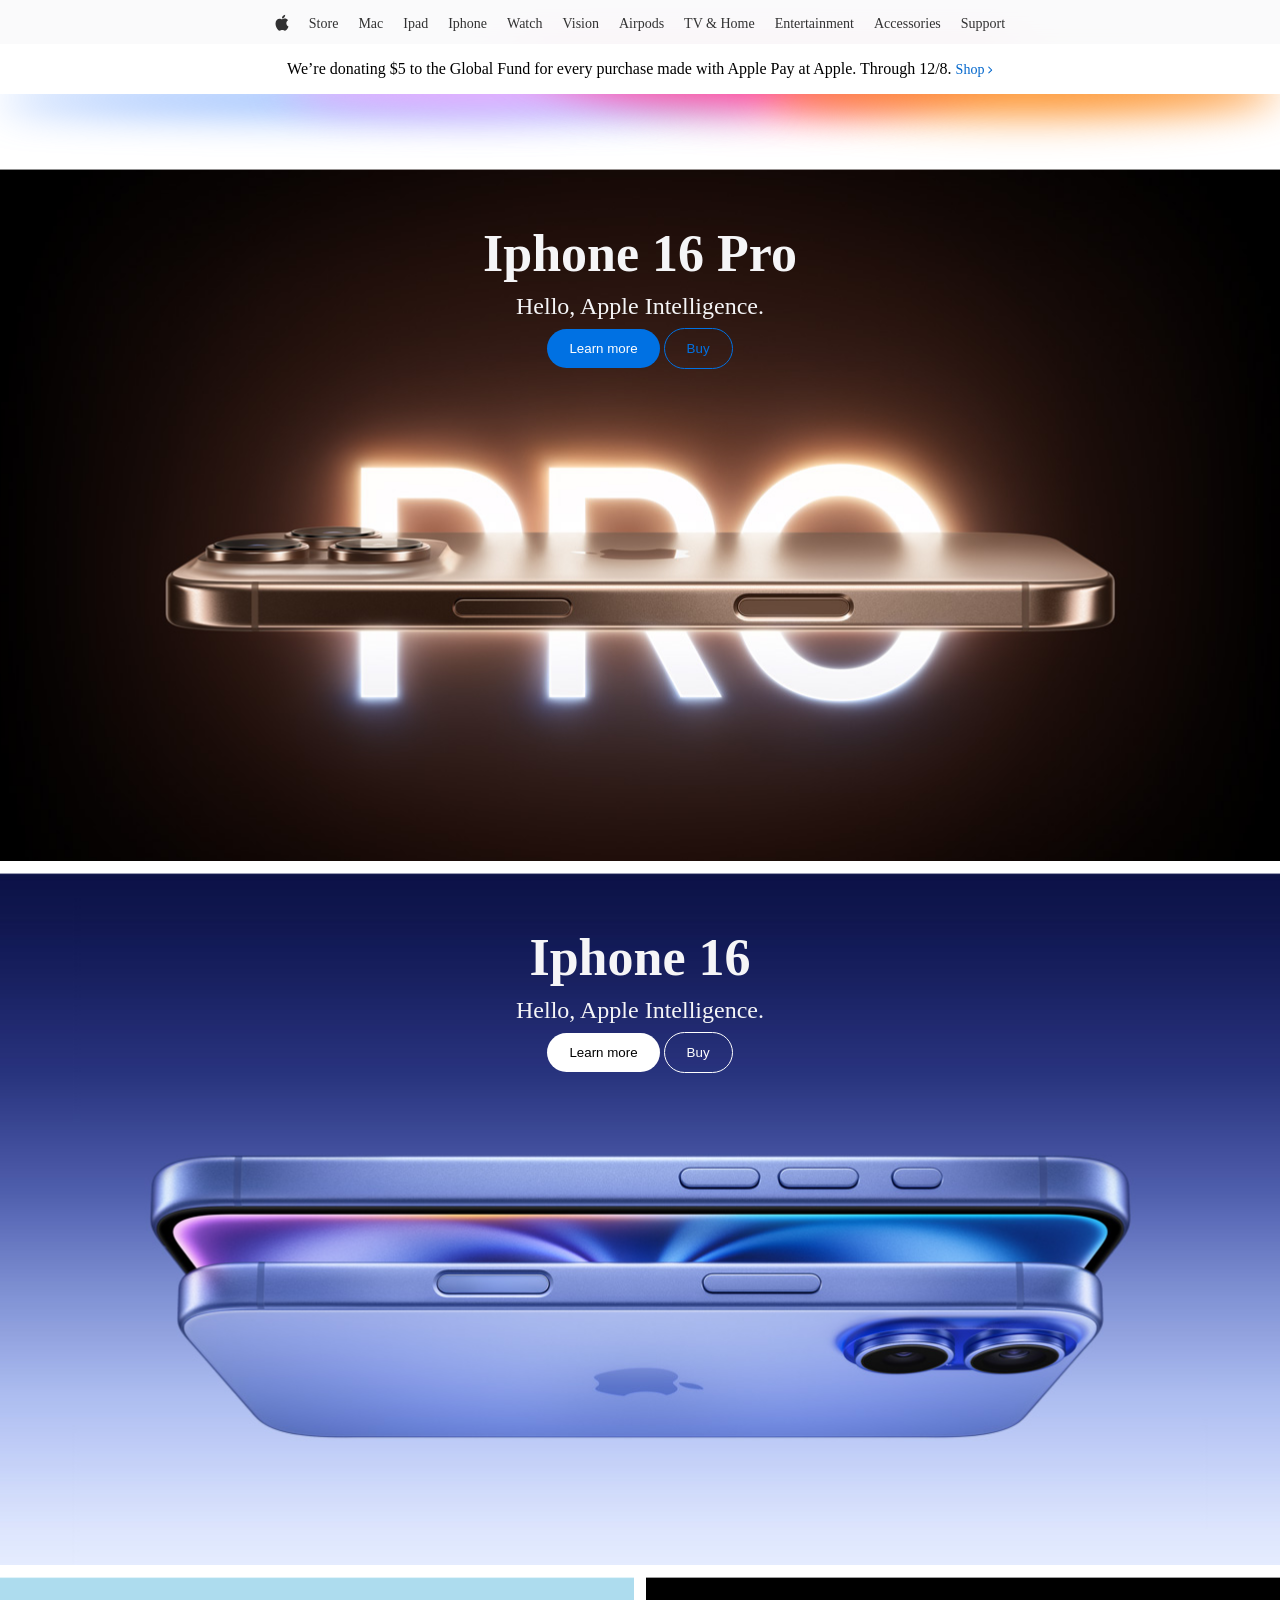
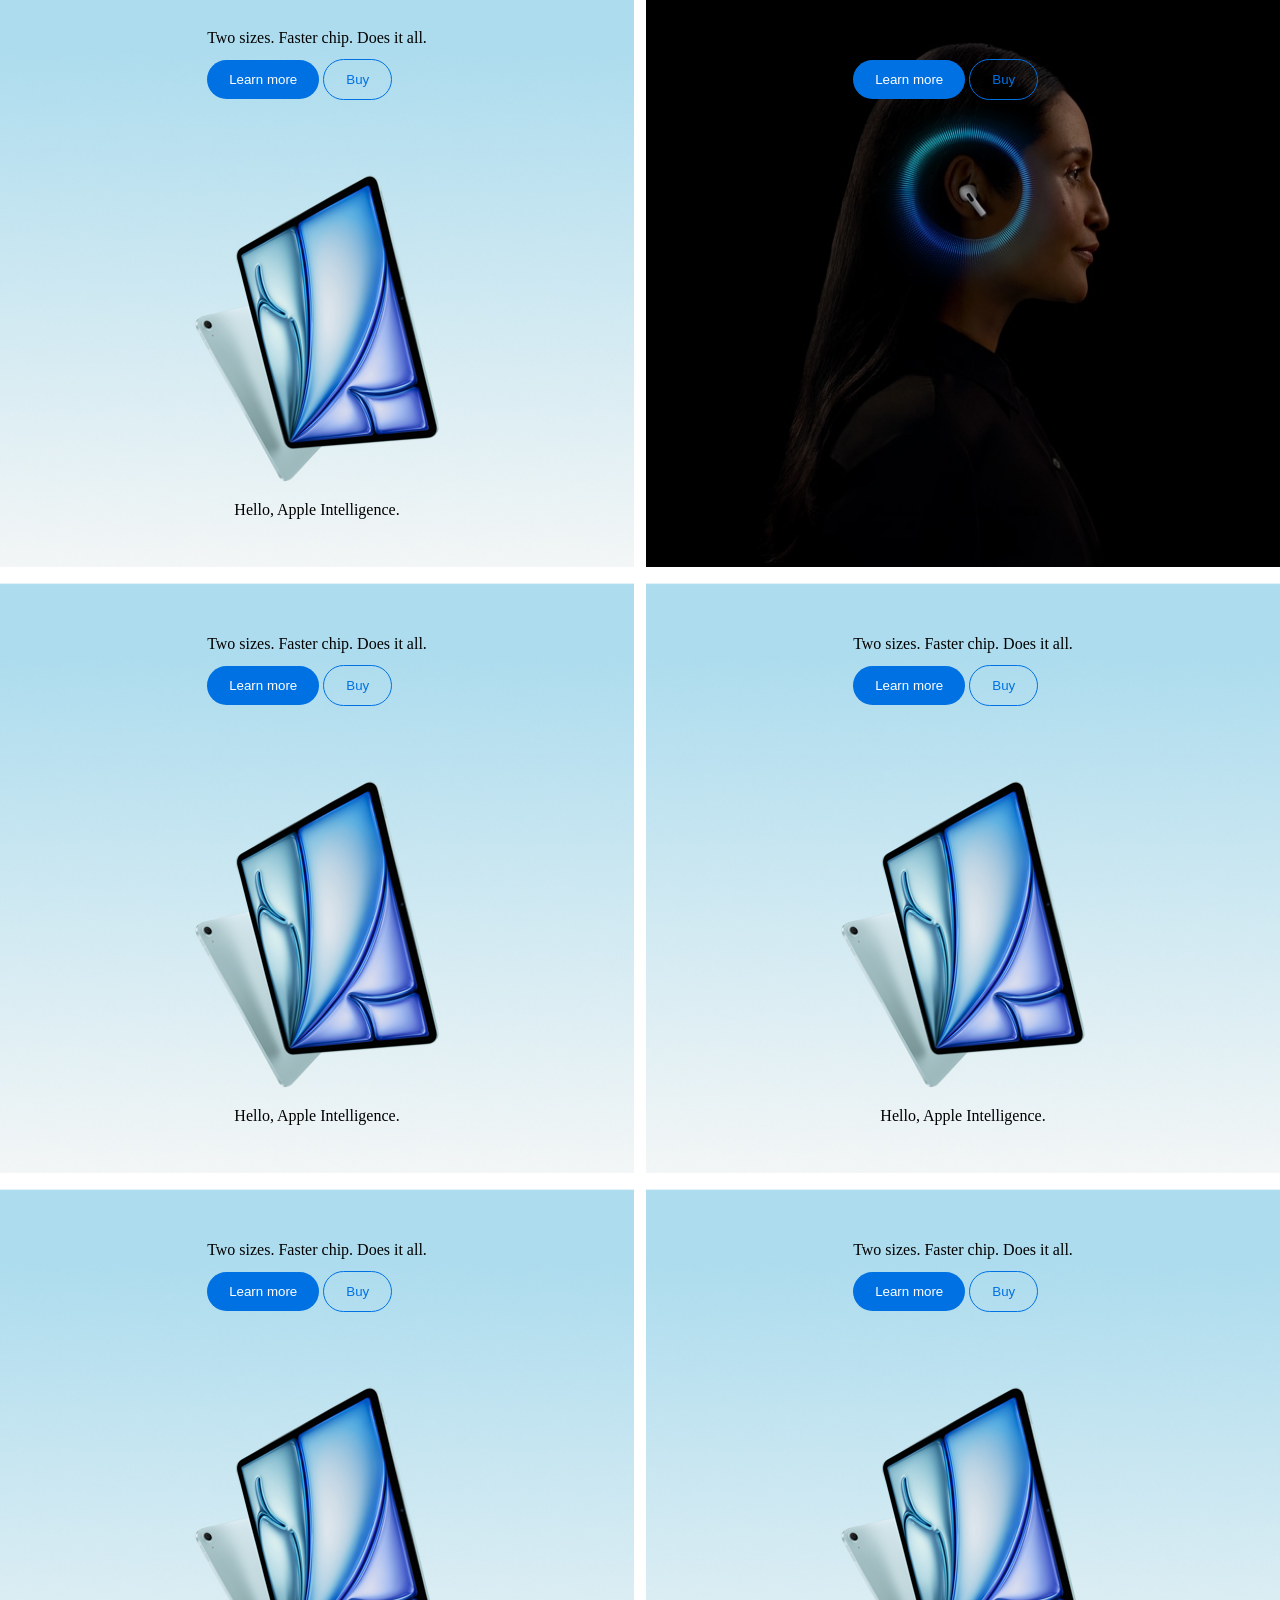
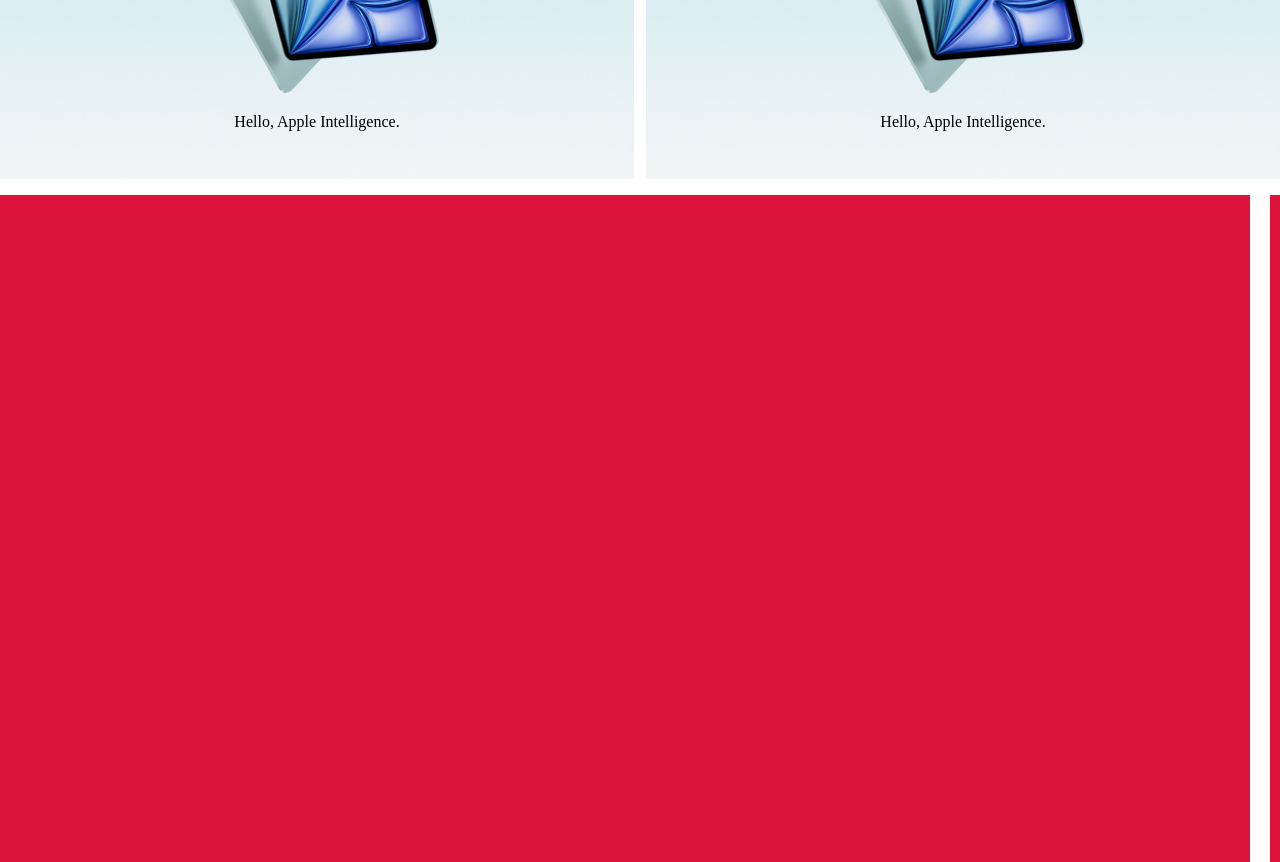
<file: index.html>
<!DOCTYPE html>
<html lang="en">
  <head>
    <meta charset="UTF-8" />
    <meta name="viewport" content="width=device-width, initial-scale=1.0" />
    <title>Document</title>
    <link rel="stylesheet" href="style.css" />
  </head>
  <body>
    <div class="navbar-bg"></div>
    <nav>
      <img src="./assets/icons/logo.svg" />
      <ul>
        <li><a href="/store.html">Store</a></li>
        <li><a href="">Mac</a></li>
        <li><a href="">Ipad</a></li>
        <li><a href="">Iphone</a></li>
        <li><a href="">Watch</a></li>
        <li><a href="">Vision</a></li>
        <li><a href="">Airpods</a></li>
        <li><a href="">TV & Home</a></li>
        <li><a href="">Entertainment</a></li>
        <li><a href="">Accessories</a></li>
        <li><a href="">Support</a></li>
      </ul>
    </nav>
    <div class="sub-head">
      <span
        >We’re donating $5 to the Global Fund for every purchase made with
        Apple Pay at Apple. Through 12/8.</span
      >
      <a href="/shop">Shop <img src="./assets/icons/right-arrow.svg" /></a>
    </div>

    <div class="gradient">
      <div></div>
      <div></div>
      <div></div>
      <div></div>
    </div>

    <section class="main-product">
      <picture>
        <source media="(max-width:390px)" srcset="./assets/home/main-sm.png" />

        <source media="(max-width:768px)" srcset="./assets/home/main-md.png" />

        <img src="./assets/home/main.png" />
      </picture>

      <div>
        <h1>Iphone 16 Pro</h1>
        <p>Hello, Apple Intelligence.</p>
        <div>
          <button class="button--primary">Learn more</button>
          <button class="button--primary-outline">Buy</button>
        </div>
      </div>
    </section>

    <section class="main-product">
      <img src="./assets/home/main-2.png" />
      <div>
        <h1>Iphone 16</h1>
        <p>Hello, Apple Intelligence.</p>
        <div>
          <button class="button--secondary">Learn more</button>
          <button class="button--secondary-outline">Buy</button>
        </div>
      </div>
    </section>

    <section class="products">
      <div class="products-item">
        <img src="./assets/home/product-card-1.png" />
        <div class="product-card-content">
          <div>
            <p>Two sizes. Faster chip. Does it all.</p>

            <div>
              <button class="button--primary">Learn more</button>
              <button class="button--primary-outline">Buy</button>
            </div>
          </div>

          <p class="text-gradient">Hello, Apple Intelligence.</p>
        </div>
      </div>

      <div class="products-item">
        <img src="./assets/home/product-card-2.png" />
        <div class="product-card-content">
          <div>
            <p>Two sizes. Faster chip. Does it all.</p>

            <div>
              <button class="button--primary">Learn more</button>
              <button class="button--primary-outline">Buy</button>
            </div>
          </div>

          <p class="text-gradient">Hello, Apple Intelligence.</p>
        </div>
      </div>
      <div class="products-item">
        <img src="./assets/home/product-card-1.png" />
        <div class="product-card-content">
          <div>
            <p>Two sizes. Faster chip. Does it all.</p>

            <div>
              <button class="button--primary">Learn more</button>
              <button class="button--primary-outline">Buy</button>
            </div>
          </div>

          <p class="text-gradient">Hello, Apple Intelligence.</p>
        </div>
      </div>
      <div class="products-item">
        <img src="./assets/home/product-card-1.png" />
        <div class="product-card-content">
          <div>
            <p>Two sizes. Faster chip. Does it all.</p>

            <div>
              <button class="button--primary">Learn more</button>
              <button class="button--primary-outline">Buy</button>
            </div>
          </div>

          <p class="text-gradient">Hello, Apple Intelligence.</p>
        </div>
      </div>
      <div class="products-item">
        <img src="./assets/home/product-card-1.png" />
        <div class="product-card-content">
          <div>
            <p>Two sizes. Faster chip. Does it all.</p>

            <div>
              <button class="button--primary">Learn more</button>
              <button class="button--primary-outline">Buy</button>
            </div>
          </div>

          <p class="text-gradient">Hello, Apple Intelligence.</p>
        </div>
      </div>
      <div class="products-item">
        <img src="./assets/home/product-card-1.png" />
        <div class="product-card-content">
          <div>
            <p>Two sizes. Faster chip. Does it all.</p>

            <div>
              <button class="button--primary">Learn more</button>
              <button class="button--primary-outline">Buy</button>
            </div>
          </div>

          <p class="text-gradient">Hello, Apple Intelligence.</p>
        </div>
      </div>
    </section>

    <section class="apple-tv">
      <div class="gallery"></div>
      <div class="gallery"></div>
      <div class="gallery"></div>
      <div class="gallery"></div>
      <div class="gallery"></div>
      <div class="gallery"></div>
      <div class="gallery"></div>
    </section>
  </body>
</html>
</file>
<file: style.css>
/* Utils */

button {
  padding: 12px 22px;
  border-radius: 50px;
  border: 0;
}

.button--primary {
  background-color: #0071e3;
  color: #fff;
}

.button--primary-outline {
  border: 1px solid #0071e3;
  color: #0071e3;
  background-color: transparent;
}

.button--secondary {
  background-color: #fff;
  color: #000;
}

.button--secondary-outline {
  border: 1px solid #fff;
  color: #fff;
  background-color: transparent;
}

/* Core */

* {
  box-sizing: border-box;
  margin: 0;
  padding: 0;
}

.navbar-bg {
  width: 100%;
  height: 44px;
  background: #fff;
  position: relative;
  z-index: 5;
}

nav {
  display: flex;
  justify-content: center;
  background-color: #f5f5f780;
  backdrop-filter: blur(20px);
  gap: 20px;
  position: fixed;
  top: 0;
  width: 100%;
  padding: 14px 0;
  z-index: 10;
}

nav ul {
  display: flex;
  gap: 20px;
}

li {
  list-style: none;
}

a {
  font-size: 14px;
  text-decoration: none;
  color: #000000cc;
}

.sub-head {
  padding: 16px 0;
  text-align: center;
  background: #fff;
  position: relative;
  z-index: 10;
}

.sub-head a {
  color: #0066cc;
  font-size: 14px;
}

.main-product {
  width: 100%;
  height: 692px;
  position: relative;
  margin-bottom: 12px;
}

.main-product img {
  width: 100%;
  height: 100%;
  object-fit: cover;
}

.main-product > div {
  position: absolute;
  top: 0;
  width: 100%;
  height: 100%;
  display: flex;
  flex-direction: column;
  align-items: center;
  gap: 6px;
  padding-top: 55px;
}

.main-product h1 {
  font-size: 52px;
  font-weight: 600;
  line-height: 60px;
  color: #f5f5f7;
}

.main-product p {
  font-size: 24px;
  line-height: 32px;
  color: #f5f5f7;
}

.products {
  display: grid;
  grid-template-columns: repeat(2, auto);
  gap: 12px;
  margin-bottom: 12px;
}

.products-item {
  position: relative;
}

.products-item img {
  width: 100%;
  height: 590px;
  object-fit: cover;
  object-position: bottom;
}

.products-item > div {
  width: 100%;
  height: 100%;
  position: absolute;
  top: 0;
}

.product-card-content {
  display: flex;
  width: 100%;
  height: 100%;
  flex-direction: column;
  justify-content: space-between;
  padding: 52px 0;
  align-items: center;
}

.product-card-content > div {
  display: flex;
  flex-direction: column;
  gap: 12px;
}

.apple-tv {
  display: flex;
  gap: 20px;
  width: 100%;
  overflow-x: scroll;
  -ms-overflow-style: none; /* IE and Edge */
  scrollbar-width: none; /* Firefox */
}

.apple-tv::-webkit-scrollbar {
  display: none; /* Safari and Chrome */
}

.gallery {
  min-width: 1250px;
  height: 667px;
  background-color: crimson;
}

.gradient {
  display: flex;
  width: 100%;
  position: relative;
  margin-top: 25px;
  margin-bottom: 50px;
}

.gradient :nth-child(1) {
  width: 60vw;
  height: 20px;
  top: -30px;
  left: 0;
  background: #4186fd;
  border-radius: 50%;
  filter: blur(20px);
  position: absolute;
}

.gradient :nth-child(2) {
  width: 30vw;
  height: 50px;
  background: #e9a5ff;
  top: -60px;
  left: -25%;
  right: 0;
  margin: 0 auto;
  filter: blur(20px);
  border-radius: 50%;
  position: absolute;
}
.gradient :nth-child(3) {
  width: 40vw;
  height: 150px;
  background: #ff3f98;
  top: -160px;
  left: 0;
  right: -20vw;
  margin: 0 auto;
  filter: blur(20px);
  border-radius: 50%;
  position: absolute;
}
.gradient :nth-child(4) {
  width: 40vw;
  height: 50px;
  background: #fd8c1f;
  top: -55px;
  border-radius: 50%;
  right: 0vw;
  filter: blur(20px);
  position: absolute;
}

@media only screen and (max-width: 768px) {
  .main-product h1 {
    font-size: 44px;
    color: #0066cc;
  }

  .main-product p {
    font-size: 22px;
  }
}

@media only screen and (max-width: 390px) {
  .main-product > div {
    justify-content: end;
    padding-bottom: 50px;
  }

  .main-product h1 {
    font-size: 29px;
    color: #0066cc;
  }

  .main-product p {
    font-size: 17px;
  }
}
</file>
